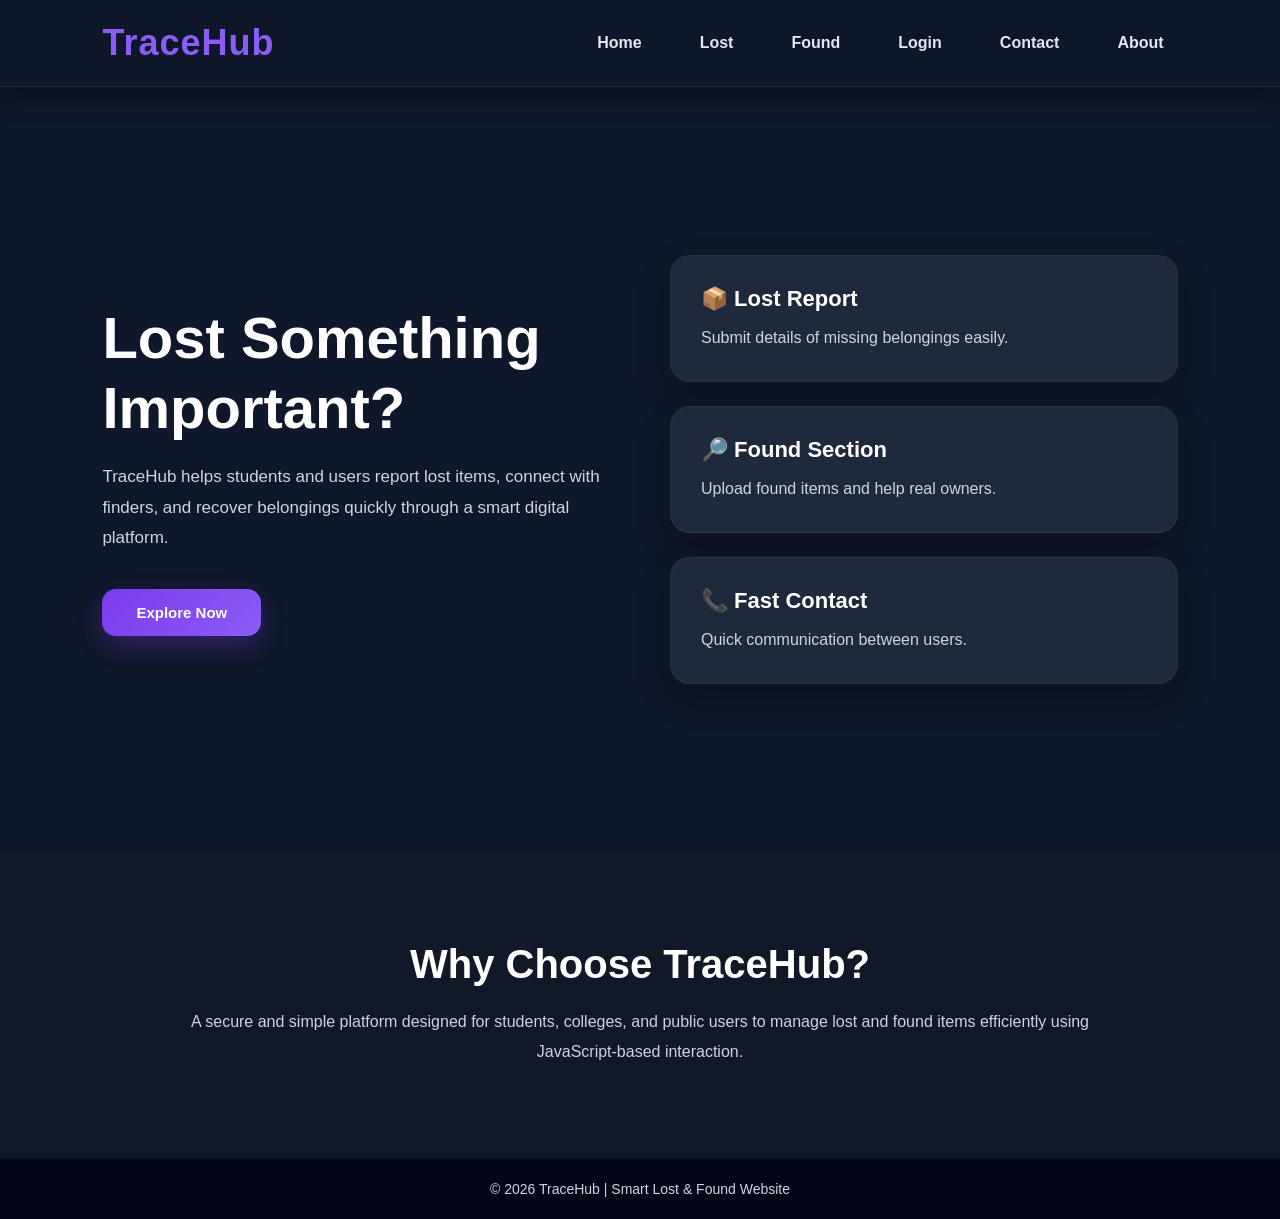
<file: index.html>
<!DOCTYPE html>
<html lang="en">
<head>
    <meta charset="UTF-8">
    <meta name="viewport" content="width=device-width, initial-scale=1.0">
    <title>TraceHub | Lost & Found</title>
    <link rel="stylesheet" href="style.css">
</head>
<body>

<!-- NAVBAR -->

<header class="navbar">

    <div class="logo">
        <h1>TraceHub</h1>
    </div>

    <nav>
        <a href="index.html">Home</a>
        <a href="lost.html">Lost</a>
        <a href="found.html">Found</a>
        <a href="login.html">Login</a>
        <a href="contact.html">Contact</a>
        <a href="about.html">About</a>
    </nav>

</header>

<!-- HERO SECTION -->

<section class="main-section">

    <div class="left-content">

        <h2>Lost Something Important?</h2>

        <p>
            TraceHub helps students and users report lost items,
            connect with finders, and recover belongings quickly
            through a smart digital platform.
        </p>

        <a href="login.html">
            <button>Explore Now</button>
        </a>

    </div>

    <div class="right-content">

        <div class="info-card">
            <h3>📦 Lost Report</h3>
            <p>Submit details of missing belongings easily.</p>
        </div>

        <div class="info-card">
            <h3>🔎 Found Section</h3>
            <p>Upload found items and help real owners.</p>
        </div>

        <div class="info-card">
            <h3>📞 Fast Contact</h3>
            <p>Quick communication between users.</p>
        </div>

    </div>

</section>

<!-- EXTRA SECTION -->

<section class="why-section">

    <h2>Why Choose TraceHub?</h2>

    <p>
        A secure and simple platform designed for students,
        colleges, and public users to manage lost and found
        items efficiently using JavaScript-based interaction.
    </p>

</section>

<!-- FOOTER -->

<footer>
    <p>© 2026 TraceHub | Smart Lost & Found Website</p>
</footer>

</body>
</html>
</file>
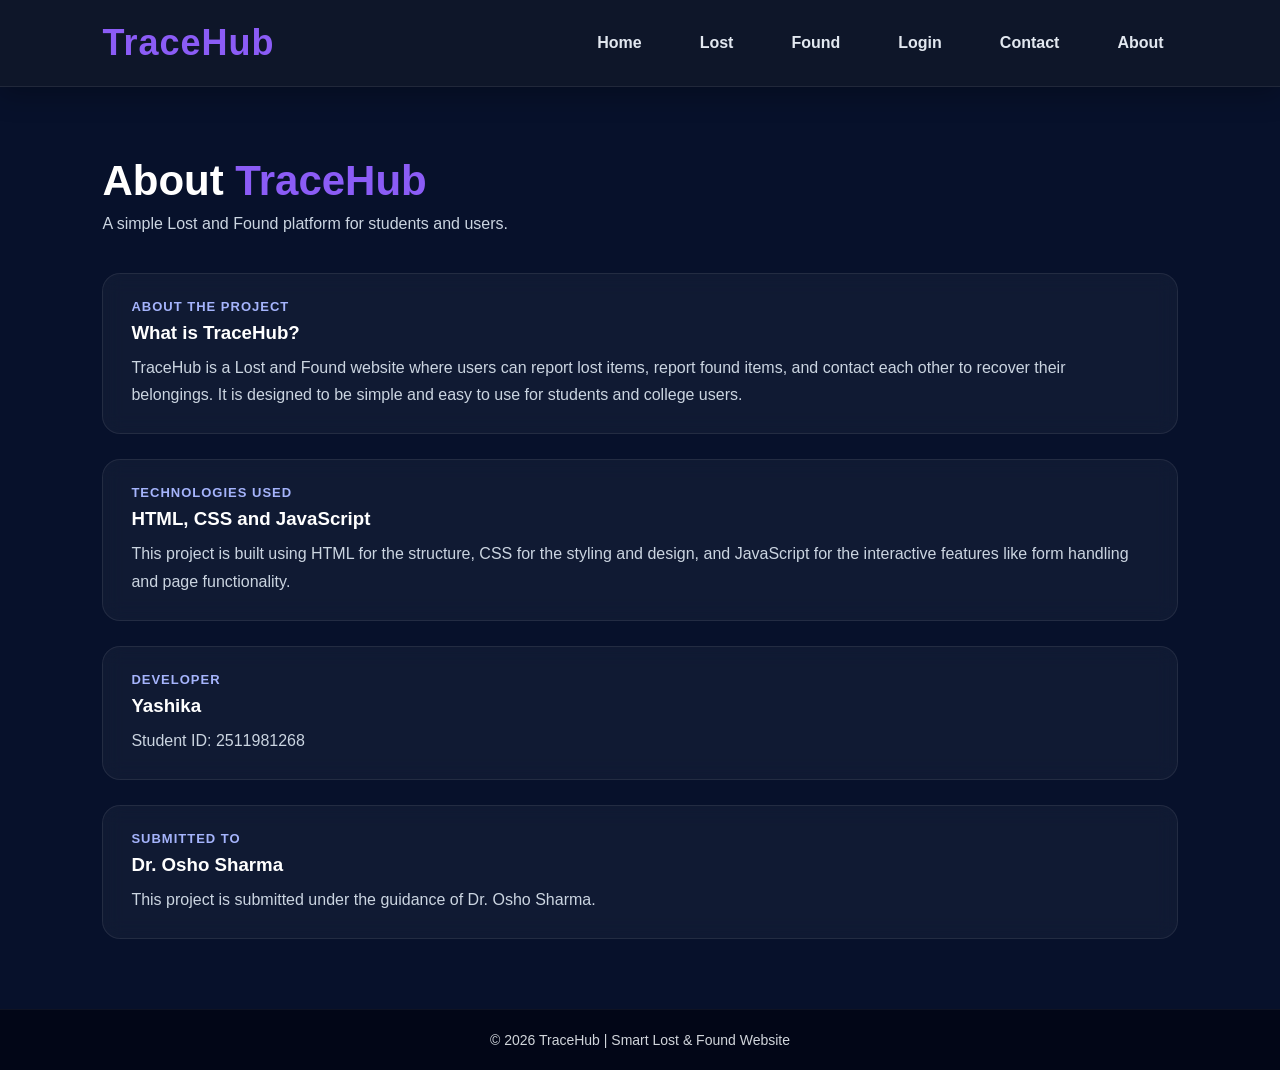
<file: about.html>
<!DOCTYPE html>
<html lang="en">
<head>
    <meta charset="UTF-8">
    <meta name="viewport" content="width=device-width, initial-scale=1.0">
    <title>About | TraceHub</title>
    <link rel="stylesheet" href="style.css">
</head>
<body>

<!-- NAVBAR -->

<header class="navbar">
    <div class="logo">
        <h1>TraceHub</h1>
    </div>

    <nav>
        <a href="index.html">Home</a>
        <a href="lost.html">Lost</a>
        <a href="found.html">Found</a>
        <a href="login.html">Login</a>
        <a href="contact.html">Contact</a>
        <a href="about.html">About</a>
    </nav>
</header>

<!-- ABOUT SECTION -->

<section class="about-section">

    <h2>About <span>TraceHub</span></h2>
    <p class="about-sub">A simple Lost and Found platform for students and users.</p>

    <div class="about-container">

        <div class="about-card">
            <h4>ABOUT THE PROJECT</h4>
            <h3>What is TraceHub?</h3>
            <p>
                TraceHub is a Lost and Found website where users can report lost items,
                report found items, and contact each other to recover their belongings.
                It is designed to be simple and easy to use for students and college users.
            </p>
        </div>

        <div class="about-card">
            <h4>TECHNOLOGIES USED</h4>
            <h3>HTML, CSS and JavaScript</h3>
            <p>
                This project is built using HTML for the structure, CSS for the styling
                and design, and JavaScript for the interactive features like form handling
                and page functionality.
            </p>
        </div>

        <div class="about-card">
            <h4>DEVELOPER</h4>
            <h3>Yashika</h3>
            <p>Student ID: 2511981268</p>
        </div>

        <div class="about-card">
            <h4>SUBMITTED TO</h4>
            <h3>Dr. Osho Sharma</h3>
            <p>
                This project is submitted under the guidance of Dr. Osho Sharma.
            </p>
        </div>

    </div>

</section>

<!-- FOOTER (same as other pages) -->

<footer>
    <p>© 2026 TraceHub | Smart Lost & Found Website</p>
</footer>

</body>
</html>
</file>
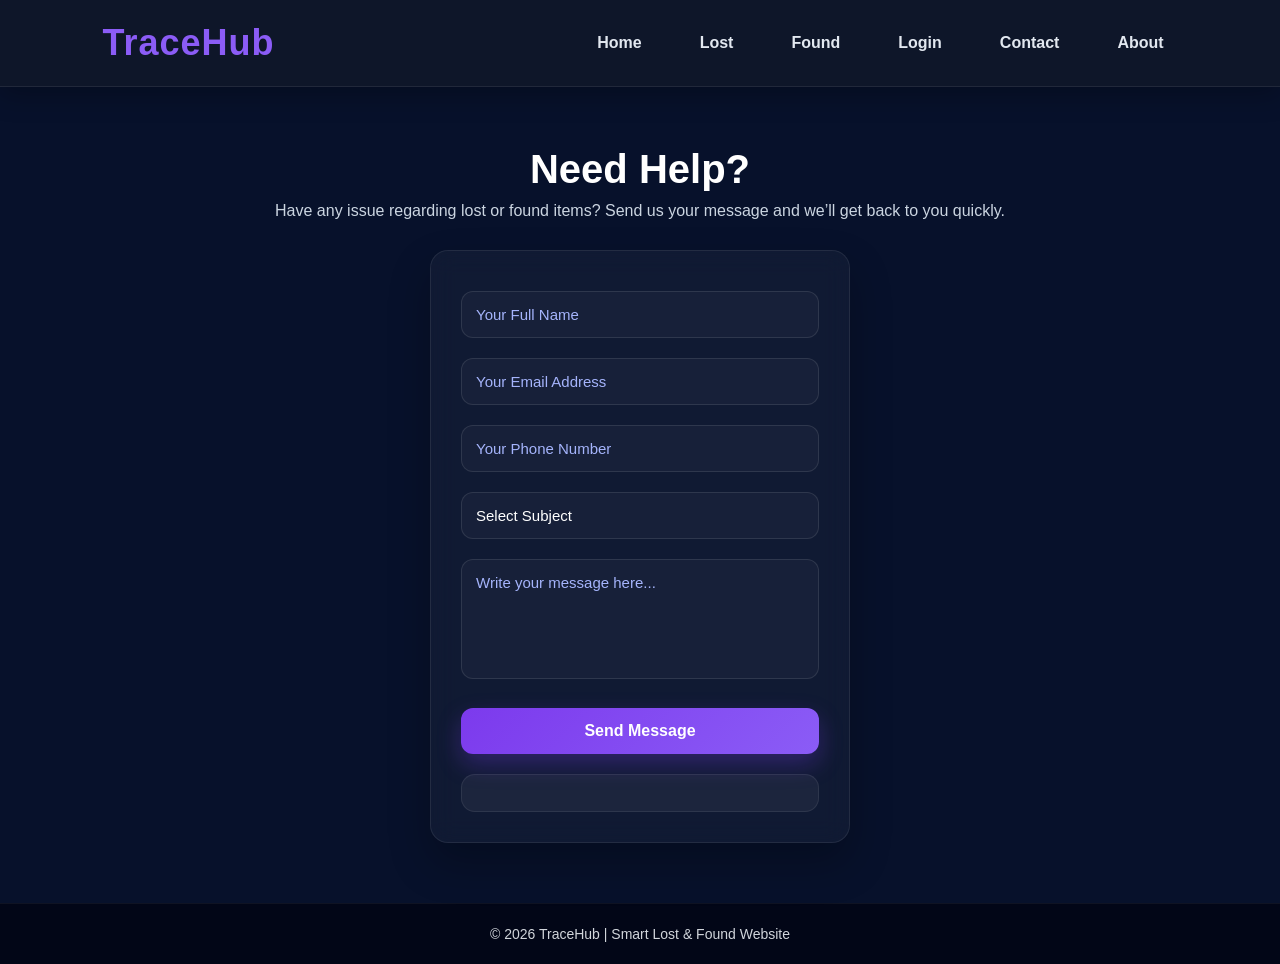
<file: contact.html>
<!DOCTYPE html>
<html lang="en">
<head>
    <meta charset="UTF-8">
    <meta name="viewport" content="width=device-width, initial-scale=1.0">
    <title>Contact | TraceHub</title>
    <link rel="stylesheet" href="style.css">
</head>
<body>

<!-- NAVBAR -->

<header class="navbar">
    <div class="logo">
        <h1>TraceHub</h1>
    </div>

    <nav>
        <a href="index.html">Home</a>
        <a href="lost.html">Lost</a>
        <a href="found.html">Found</a>
        <a href="login.html">Login</a>
        <a href="contact.html">Contact</a>
        <a href="about.html">About</a>
    </nav>
</header>

<!-- CONTACT SECTION (UPDATED) -->

<section class="contact-new">

    <h2>Need Help?</h2>
    <p class="contact-sub">
        Have any issue regarding lost or found items?  
        Send us your message and we’ll get back to you quickly.
    </p>

    <div class="contact-form-box">

        <input type="text" placeholder="Your Full Name" id="contactName">
        <input type="email" placeholder="Your Email Address" id="contactEmail">
        <input type="text" placeholder="Your Phone Number" id="contactPhone">

        <select id="contactSubject">
            <option>Select Subject</option>
            <option>Lost Item</option>
            <option>Found Item</option>
            <option>General Help</option>
        </select>

        <textarea placeholder="Write your message here..." id="contactMessage"></textarea>

        <button onclick="sendMessage()">Send Message</button>

        <div id="contactOutput" class="output-box"></div>

    </div>

</section>

<!-- FOOTER -->

<footer>
    <p>© 2026 TraceHub | Smart Lost & Found Website</p>
</footer>

<script src="script.js"></script>

</body>
</html>
</file>
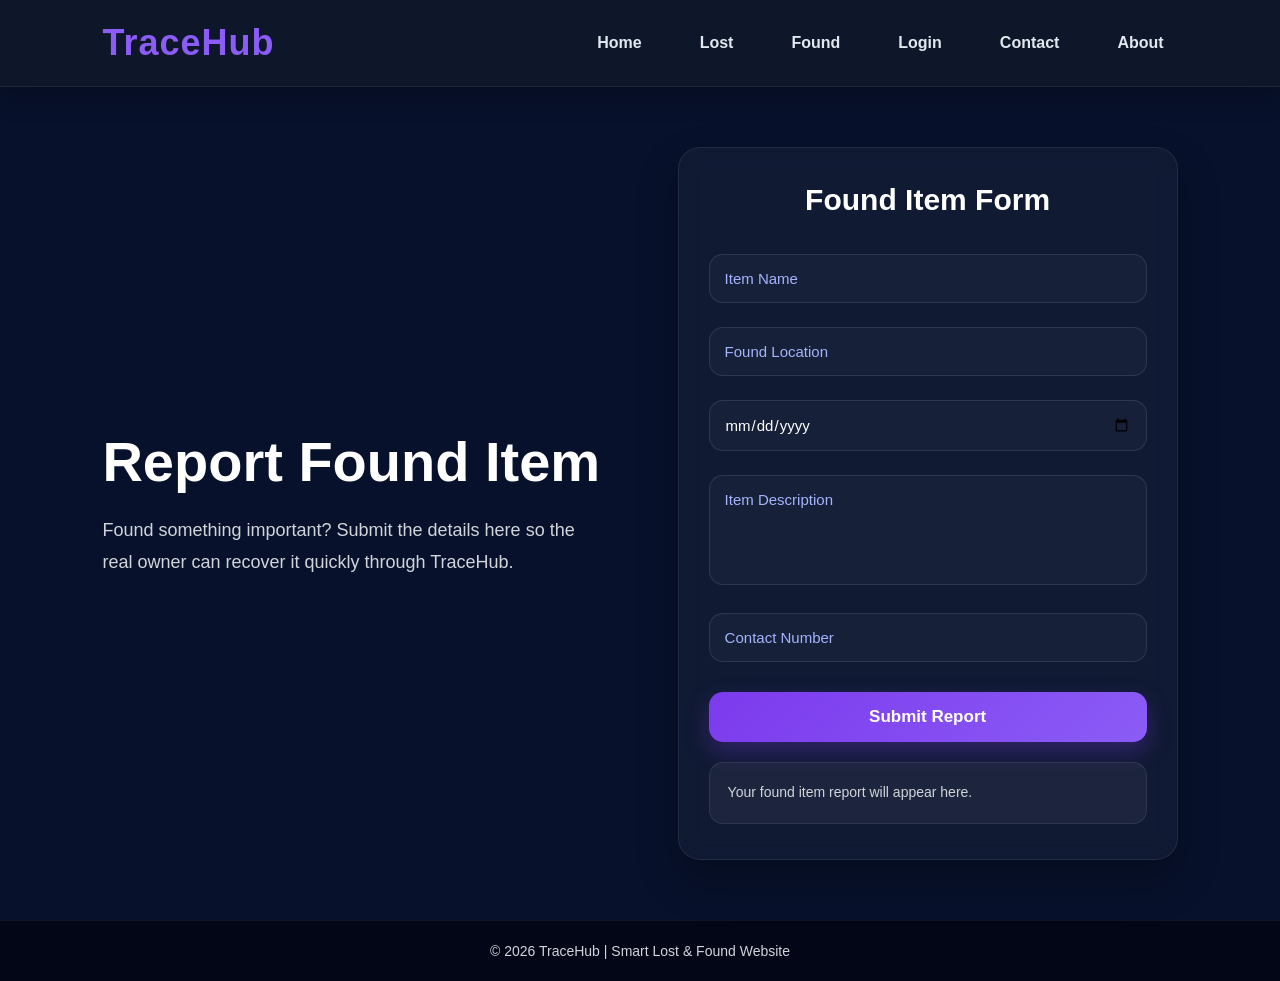
<file: found.html>
<!DOCTYPE html>
<html lang="en">
<head>
    <meta charset="UTF-8">
    <meta name="viewport" content="width=device-width, initial-scale=1.0">
    <title>Found Item | TraceHub</title>
    <link rel="stylesheet" href="style.css">
</head>
<body>

<!-- NAVBAR -->

<header class="navbar">

    <div class="logo">
        <h1>TraceHub</h1>
    </div>

    <nav>
        <a href="index.html">Home</a>
        <a href="lost.html">Lost</a>
        <a href="found.html">Found</a>
        <a href="login.html">Login</a>
        <a href="contact.html">Contact</a>
        <a href="about.html">About</a>
    </nav>

</header>

<!-- FOUND ITEM SECTION -->

<section class="lost-section">

    <!-- LEFT SIDE -->

    <div class="lost-left">
        <h2>Report Found Item</h2>
        <p>
            Found something important? Submit the details here
            so the real owner can recover it quickly through TraceHub.
        </p>
    </div>

    <!-- RIGHT SIDE FORM -->

    <div class="lost-form-box">

        <h3>Found Item Form</h3>

        <input type="text" id="foundItemName" placeholder="Item Name">

        <input type="text" id="foundLocation" placeholder="Found Location">

        <input type="date" id="foundDate">

        <textarea id="foundDescription" placeholder="Item Description"></textarea>

        <input type="text" id="foundContact" placeholder="Contact Number">

        <button onclick="submitFoundItem()">Submit Report</button>

        <div id="foundOutput" class="output-box">
            Your found item report will appear here.
        </div>

    </div>

</section>

<footer>
    <p>© 2026 TraceHub | Smart Lost & Found Website</p>
</footer>

<script src="script.js"></script>

</body>
</html>
</file>
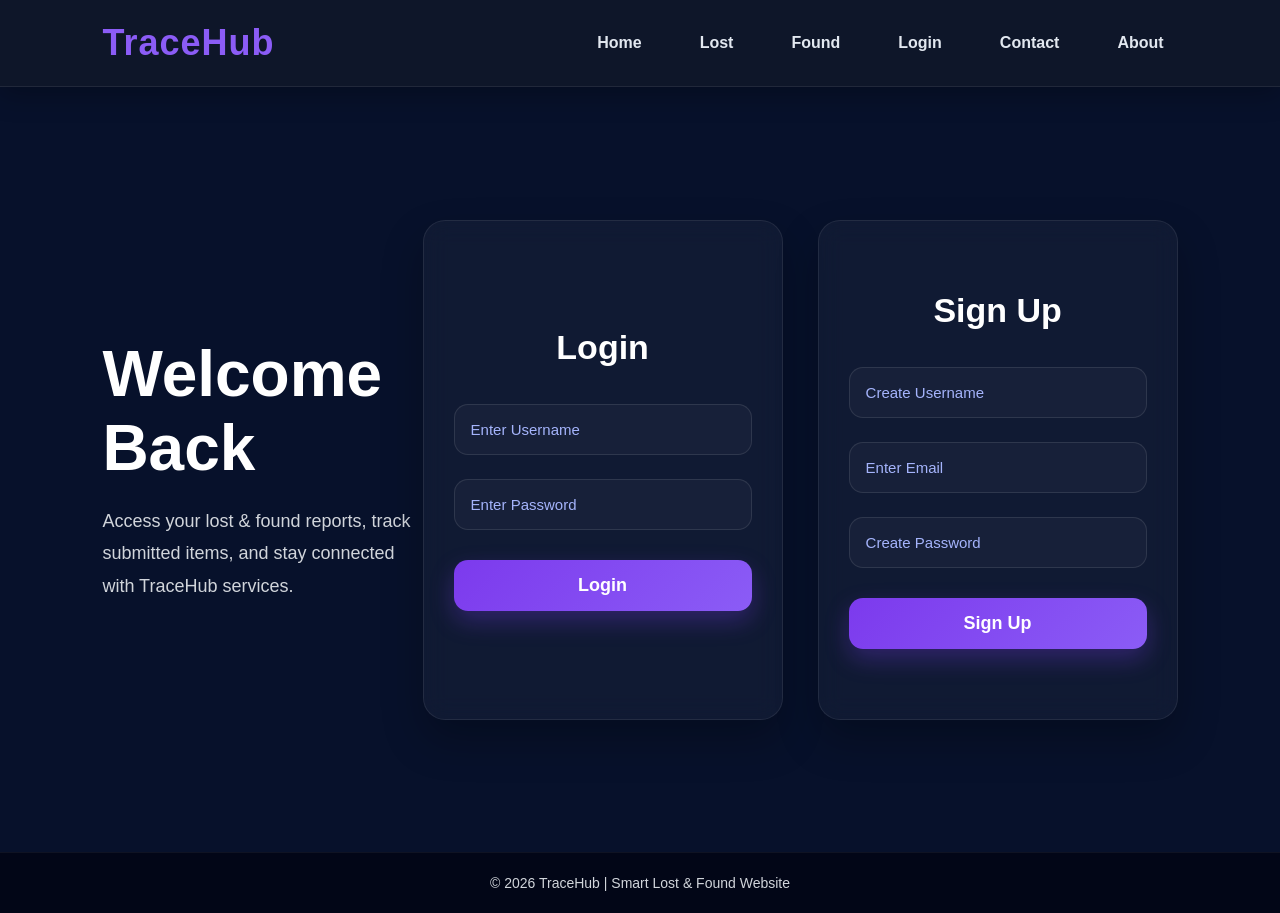
<file: login.html>
<!DOCTYPE html>
<html lang="en">
<head>
    <meta charset="UTF-8">
    <meta name="viewport" content="width=device-width, initial-scale=1.0">
    <title>Login | TraceHub</title>
    <link rel="stylesheet" href="style.css">
</head>
<body>

<!-- NAVBAR -->

<header class="navbar">

    <div class="logo">
        <h1>TraceHub</h1>
    </div>

    <nav>
        <a href="index.html">Home</a>
        <a href="lost.html">Lost</a>
        <a href="found.html">Found</a>
        <a href="login.html">Login</a>
        <a href="contact.html">Contact</a>
        <a href="about.html">About</a>
    </nav>

</header>

<!-- LOGIN PAGE SECTION -->

<section class="auth-section">

    <!-- LEFT SIDE -->

    <div class="auth-left">

        <h2>Welcome Back</h2>

        <p>
            Access your lost & found reports,
            track submitted items, and stay connected
            with TraceHub services.
        </p>

    </div>

    <!-- RIGHT SIDE -->

    <div class="auth-right">

        <!-- LOGIN BOX -->

        <div class="auth-box">
            <h3>Login</h3>

            <input type="text" id="loginUser" placeholder="Enter Username">

            <input type="password" id="loginPass" placeholder="Enter Password">

            <button onclick="loginUser()">Login</button>
        </div>

        <!-- SIGN UP BOX -->

        <div class="auth-box">
            <h3>Sign Up</h3>

            <input type="text" id="signupUser" placeholder="Create Username">

            <input type="email" id="signupEmail" placeholder="Enter Email">

            <input type="password" id="signupPass" placeholder="Create Password">

            <button onclick="signupUser()">Sign Up</button>
        </div>

    </div>

</section>

<footer>
    <p>© 2026 TraceHub | Smart Lost & Found Website</p>
</footer>

<script src="script.js"></script>

</body>
</html>
</file>
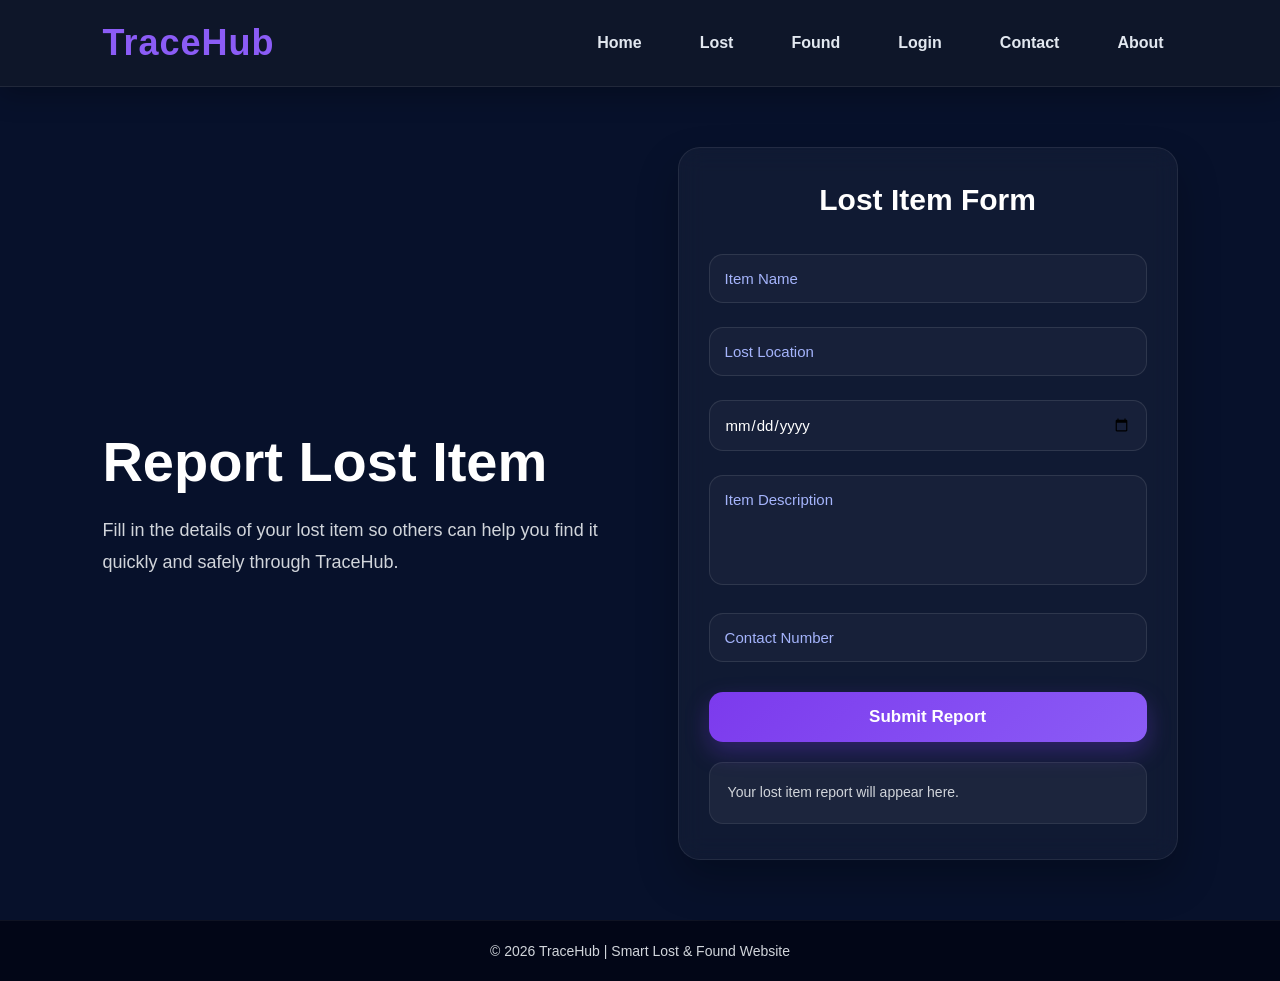
<file: lost.html>
<!DOCTYPE html>
<html lang="en">
<head>
    <meta charset="UTF-8">
    <meta name="viewport" content="width=device-width, initial-scale=1.0">
    <title>Lost Item | TraceHub</title>
    <link rel="stylesheet" href="style.css">
</head>
<body>

<!-- NAVBAR -->

<header class="navbar">

    <div class="logo">
        <h1>TraceHub</h1>
    </div>

    <nav>
        <a href="index.html">Home</a>
        <a href="lost.html">Lost</a>
        <a href="found.html">Found</a>
        <a href="login.html">Login</a>
        <a href="contact.html">Contact</a>
        <a href="about.html">About</a>
    </nav>

</header>

<!-- LOST ITEM SECTION -->

<section class="lost-section">

    <!-- LEFT SIDE -->

    <div class="lost-left">
        <h2>Report Lost Item</h2>
        <p>
            Fill in the details of your lost item so others can help
            you find it quickly and safely through TraceHub.
        </p>
    </div>

    <!-- RIGHT SIDE FORM -->

    <div class="lost-form-box">

        <h3>Lost Item Form</h3>

        <input type="text" id="itemName" placeholder="Item Name">

        <input type="text" id="itemLocation" placeholder="Lost Location">

        <input type="date" id="itemDate">

        <textarea id="itemDescription" placeholder="Item Description"></textarea>

        <input type="text" id="contactInfo" placeholder="Contact Number">

        <button onclick="submitLostItem()">Submit Report</button>

        <div id="lostOutput" class="output-box">
            Your lost item report will appear here.
        </div>

    </div>

</section>

<footer>
    <p>© 2026 TraceHub | Smart Lost & Found Website</p>
</footer>

<script src="script.js"></script>

</body>
</html>
</file>
<file: style.css>
/* RESET */

*{
    margin: 0;
    padding: 0;
    box-sizing: border-box;
    font-family: Arial, sans-serif;
}

/* BODY */

body{
    background: #0f172a;
    color: #f8fafc;
}

/* NAVBAR */

.navbar{
    display: flex;
    justify-content: space-between;
    align-items: center;
    padding: 22px 8%;
    background: rgba(15, 23, 42, 0.95);
    box-shadow: 0 8px 25px rgba(0,0,0,0.25);
    position: sticky;
    top: 0;
    z-index: 100;
    border-bottom: 1px solid rgba(255,255,255,0.08);
}

.logo h1{
    color: #8b5cf6;
    font-size: 36px;
    font-weight: bold;
    letter-spacing: 1px;
}

nav{
    display: flex;
    gap: 30px;
}

nav a{
    text-decoration: none;
    color: #e2e8f0;
    font-weight: 600;
    padding: 8px 14px;
    border-radius: 10px;
    transition: 0.3s;
}

nav a:hover{
    background: rgba(139,92,246,0.15);
    color: #c4b5fd;
}

/* MAIN SECTION */

.main-section{
    display: flex;
    justify-content: space-between;
    align-items: center;
    padding: 90px 8%;
    gap: 60px;
    min-height: 85vh;
}

/* LEFT CONTENT */

.left-content{
    flex: 1;
}

.left-content h2{
    font-size: 58px;
    margin-bottom: 20px;
    line-height: 1.2;
    color: #ffffff;
}

.left-content p{
    font-size: 17px;
    color: #cbd5e1;
    line-height: 1.8;
    margin-bottom: 35px;
    max-width: 580px;
}

/* BUTTON */

button{
    background: linear-gradient(135deg, #7c3aed, #8b5cf6);
    color: white;
    border: none;
    padding: 15px 34px;
    border-radius: 14px;
    cursor: pointer;
    font-size: 15px;
    font-weight: 600;
    transition: 0.3s;
    box-shadow: 0 10px 25px rgba(124,58,237,0.30);
}

button:hover{
    transform: translateY(-4px);
    box-shadow: 0 14px 30px rgba(124,58,237,0.40);
}

/* RIGHT CONTENT */

.right-content{
    flex: 1;
    display: flex;
    flex-direction: column;
    gap: 24px;
}

/* INFO CARD */

.info-card{
    background: #1e293b;
    padding: 30px;
    border-radius: 20px;
    box-shadow: 0 15px 35px rgba(0,0,0,0.20);
    transition: 0.3s;
    border: 1px solid rgba(255,255,255,0.05);
}

.info-card:hover{
    transform: translateY(-8px);
}

.info-card h3{
    font-size: 22px;
    margin-bottom: 12px;
    color: #ffffff;
}

.info-card p{
    color: #cbd5e1;
    line-height: 1.7;
}

/* WHY SECTION */

.why-section{
    text-align: center;
    padding: 90px 8%;
    background: #111827;
}

.why-section h2{
    font-size: 40px;
    margin-bottom: 20px;
    color: #ffffff;
}

.why-section p{
    max-width: 900px;
    margin: auto;
    color: #cbd5e1;
    line-height: 1.9;
    font-size: 16px;
}

/* FOOTER */

footer{
    background: #020617;
    color: #cbd5e1;
    text-align: center;
    padding: 24px;
    font-size: 14px;
    border-top: 1px solid rgba(255,255,255,0.05);
}
/* LOGIN PAGE PERFECT DARK THEME */

.auth-section {
    display: flex;
    justify-content: space-between;
    align-items: center;
    min-height: 85vh;
    padding: 60px 8%;
    background: #07112b;
}

/* LEFT SIDE */

.auth-left {
    flex: 1;
    max-width: 500px;
}

.auth-left h2 {
    font-size: 64px;
    font-weight: bold;
    color: white;
    margin-bottom: 20px;
}

.auth-left p {
    font-size: 18px;
    line-height: 1.8;
    color: #d1d5db;
}

/* RIGHT SIDE */

.auth-right {
    flex: 1;
    display: flex;
    justify-content: center;
    gap: 35px;
    align-items: flex-start;
    flex-wrap: nowrap;
}

/* LOGIN + SIGNUP BOX */

.auth-box {
    width: 360px;
    min-height: 500px;
    background: rgba(255,255,255,0.04);
    border: 1px solid rgba(255,255,255,0.08);
    border-radius: 22px;
    padding: 35px 30px;
    text-align: center;
    backdrop-filter: blur(12px);
    box-shadow: 0 20px 40px rgba(0,0,0,0.25);

    display: flex;
    flex-direction: column;
    justify-content: center;
}

.auth-box h3 {
    font-size: 34px;
    color: white;
    margin-bottom: 25px;
}

/* INPUT FIELDS */

.auth-box input {
    width: 100%;
    padding: 16px;
    margin: 12px 0;
    border: 1px solid rgba(255,255,255,0.10);
    border-radius: 14px;
    background: rgba(255,255,255,0.03);
    color: white;
    font-size: 15px;
    outline: none;
}

.auth-box input::placeholder {
    color: #a5b4fc;
}

/* BUTTON */

.auth-box button {
    width: 100%;
    margin-top: 18px;
    padding: 15px;
    border: none;
    border-radius: 14px;
    background: linear-gradient(135deg, #7c3aed, #8b5cf6);
    color: white;
    font-size: 18px;
    font-weight: 600;
    cursor: pointer;
    transition: 0.3s;
    box-shadow: 0 10px 25px rgba(124,58,237,0.30);
}

.auth-box button:hover {
    transform: translateY(-3px);
}

/* FOOTER */

footer {
    background: #020617;
    color: #d1d5db;
    text-align: center;
    padding: 22px;
    font-size: 14px;
    width: 100%;
    margin-top: 0;
}
/* LOST ITEM PAGE */

.lost-section {
    display: flex;
    justify-content: space-between;
    align-items: center;
    min-height: 85vh;
    padding: 60px 8%;
    background: #07112b;
    gap: 50px;
}

/* LEFT SIDE */

.lost-left {
    flex: 1;
    max-width: 500px;
}

.lost-left h2 {
    font-size: 56px;
    font-weight: bold;
    color: white;
    margin-bottom: 20px;
}

.lost-left p {
    font-size: 18px;
    line-height: 1.8;
    color: #d1d5db;
}

/* RIGHT SIDE FORM */

.lost-form-box {
    flex: 1;
    max-width: 500px;
    background: rgba(255,255,255,0.04);
    border: 1px solid rgba(255,255,255,0.08);
    border-radius: 22px;
    padding: 35px 30px;
    backdrop-filter: blur(12px);
    box-shadow: 0 20px 40px rgba(0,0,0,0.25);
}

.lost-form-box h3 {
    font-size: 30px;
    color: white;
    margin-bottom: 25px;
    text-align: center;
}

/* INPUTS */

.lost-form-box input,
.lost-form-box textarea {
    width: 100%;
    padding: 15px;
    margin: 12px 0;
    border: 1px solid rgba(255,255,255,0.10);
    border-radius: 14px;
    background: rgba(255,255,255,0.03);
    color: white;
    font-size: 15px;
    outline: none;
}

.lost-form-box textarea {
    height: 110px;
    resize: none;
}

.lost-form-box input::placeholder,
.lost-form-box textarea::placeholder {
    color: #a5b4fc;
}

/* BUTTON */

.lost-form-box button {
    width: 100%;
    margin-top: 18px;
    padding: 15px;
    border: none;
    border-radius: 14px;
    background: linear-gradient(135deg, #7c3aed, #8b5cf6);
    color: white;
    font-size: 17px;
    font-weight: 600;
    cursor: pointer;
    transition: 0.3s;
}

.lost-form-box button:hover {
    transform: translateY(-3px);
}

/* OUTPUT BOX */

.output-box {
    margin-top: 20px;
    padding: 18px;
    border-radius: 14px;
    background: rgba(255,255,255,0.05);
    color: #d1d5db;
    font-size: 14px;
    line-height: 1.7;
    border: 1px solid rgba(255,255,255,0.08);
}

body{
    font-family: Arial;
    background: #f2f2f2;
    margin: 0;
    padding: 0;
}

body{
    background: #0f172a;
    color: #f8fafc;
}
/* CONTACT PAGE */

.contact-section {
    display: flex;
    justify-content: space-between;
    align-items: flex-start;
    min-height: 85vh;
    padding: 60px 8%;
    background: #07112b;
    gap: 60px;
}

.contact-left {
    flex: 1;
    max-width: 480px;
    padding-top: 10px;
}

.contact-left h2 {
    font-size: 56px;
    font-weight: bold;
    color: white;
    margin-bottom: 20px;
    line-height: 1.15;
}

.contact-left p {
    font-size: 17px;
    line-height: 1.85;
    color: #d1d5db;
    margin-bottom: 40px;
}

.contact-info-cards {
    display: flex;
    flex-direction: column;
    gap: 18px;
}

.contact-info-item {
    display: flex;
    align-items: center;
    gap: 16px;
    background: rgba(255,255,255,0.04);
    border: 1px solid rgba(255,255,255,0.08);
    border-radius: 16px;
    padding: 18px 22px;
    transition: 0.3s;
}

.contact-info-item:hover {
    background: rgba(139,92,246,0.10);
    border-color: rgba(139,92,246,0.25);
    transform: translateX(6px);
}

.contact-info-item .icon {
    font-size: 26px;
    min-width: 40px;
    text-align: center;
}

.contact-info-item .info-text h4 {
    font-size: 15px;
    font-weight: 700;
    color: #c4b5fd;
    margin-bottom: 3px;
}

.contact-info-item .info-text p {
    font-size: 14px;
    color: #94a3b8;
    margin: 0;
    line-height: 1.4;
}

.contact-form-box {
    flex: 1;
    max-width: 520px;
    background: rgba(255,255,255,0.04);
    border: 1px solid rgba(255,255,255,0.08);
    border-radius: 22px;
    padding: 40px 35px;
    backdrop-filter: blur(12px);
    box-shadow: 0 20px 40px rgba(0,0,0,0.25);
}

.contact-form-box h3 {
    font-size: 30px;
    color: white;
    margin-bottom: 28px;
    text-align: center;
}

.contact-form-box input,
.contact-form-box textarea,
.contact-form-box select {
    width: 100%;
    padding: 15px;
    margin: 10px 0;
    border: 1px solid rgba(255,255,255,0.10);
    border-radius: 14px;
    background: rgba(255,255,255,0.03);
    color: white;
    font-size: 15px;
    outline: none;
    transition: border-color 0.3s;
    font-family: Arial, sans-serif;
}

.contact-form-box input:focus,
.contact-form-box textarea:focus,
.contact-form-box select:focus {
    border-color: rgba(139,92,246,0.5);
    background: rgba(139,92,246,0.05);
}

.contact-form-box select {
    cursor: pointer;
    -webkit-appearance: none;
    appearance: none;
    background-image: url("data:image/svg+xml,%3Csvg xmlns='http://www.w3.org/2000/svg' width='16' height='16' viewBox='0 0 24 24' fill='none' stroke='%23a5b4fc' stroke-width='2'%3E%3Cpolyline points='6 9 12 15 18 9'%3E%3C/polyline%3E%3C/svg%3E");
    background-repeat: no-repeat;
    background-position: right 15px center;
    padding-right: 42px;
}

.contact-form-box select option {
    background: #1e293b;
    color: white;
}

.contact-form-box textarea {
    height: 120px;
    resize: none;
}

.contact-form-box input::placeholder,
.contact-form-box textarea::placeholder {
    color: #a5b4fc;
}

.contact-form-box button {
    width: 100%;
    margin-top: 18px;
    padding: 15px;
    border: none;
    border-radius: 14px;
    background: linear-gradient(135deg, #7c3aed, #8b5cf6);
    color: white;
    font-size: 17px;
    font-weight: 600;
    cursor: pointer;
    transition: 0.3s;
    box-shadow: 0 10px 25px rgba(124,58,237,0.30);
}

.contact-form-box button:hover {
    transform: translateY(-3px);
    box-shadow: 0 14px 30px rgba(124,58,237,0.40);
}
/* ABOUT PAGE */

.about-section{
    padding: 70px 8%;
    background: #07112b;
    min-height: 85vh;
}

.about-section h2{
    font-size: 42px;
    color: white;
    margin-bottom: 10px;
}

.about-section h2 span{
    color: #8b5cf6;
}

.about-sub{
    color: #cbd5e1;
    margin-bottom: 40px;
}

/* CARDS */

.about-container{
    display: flex;
    flex-direction: column;
    gap: 25px;
}

.about-card{
    background: rgba(255,255,255,0.04);
    border: 1px solid rgba(255,255,255,0.08);
    border-radius: 18px;
    padding: 25px 28px;
    backdrop-filter: blur(10px);
}

.about-card h4{
    color: #a5b4fc;
    font-size: 13px;
    letter-spacing: 1px;
    margin-bottom: 8px;
}

.about-card h3{
    color: white;
    margin-bottom: 10px;
}

.about-card p{
    color: #cbd5e1;
    line-height: 1.7;
}
/* NEW CONTACT PAGE */

.contact-new {
    min-height: 85vh;
    background: #07112b;
    padding: 60px 8%;
    display: flex;
    flex-direction: column;
    align-items: center;
    justify-content: center;
}

.contact-new h2 {
    color: white;
    font-size: 40px;
    margin-bottom: 10px;
}

.contact-sub {
    color: #cbd5e1;
    margin-bottom: 30px;
    text-align: center;
}

.contact-form-box {
    width: 420px;
    background: rgba(255,255,255,0.04);
    padding: 30px;
    border-radius: 18px;
    border: 1px solid rgba(255,255,255,0.08);
}

.contact-form-box input,
.contact-form-box select,
.contact-form-box textarea {
    width: 100%;
    padding: 14px;
    margin: 10px 0;
    border-radius: 12px;
    border: 1px solid rgba(255,255,255,0.1);
    background: rgba(255,255,255,0.03);
    color: white;
}

.contact-form-box textarea {
    height: 120px;
    resize: none;
}

.contact-form-box button {
    width: 100%;
    margin-top: 15px;
    padding: 14px;
    border: none;
    border-radius: 12px;
    background: linear-gradient(135deg, #7c3aed, #8b5cf6);
    color: white;
    font-size: 16px;
    cursor: pointer;
}
</file>
